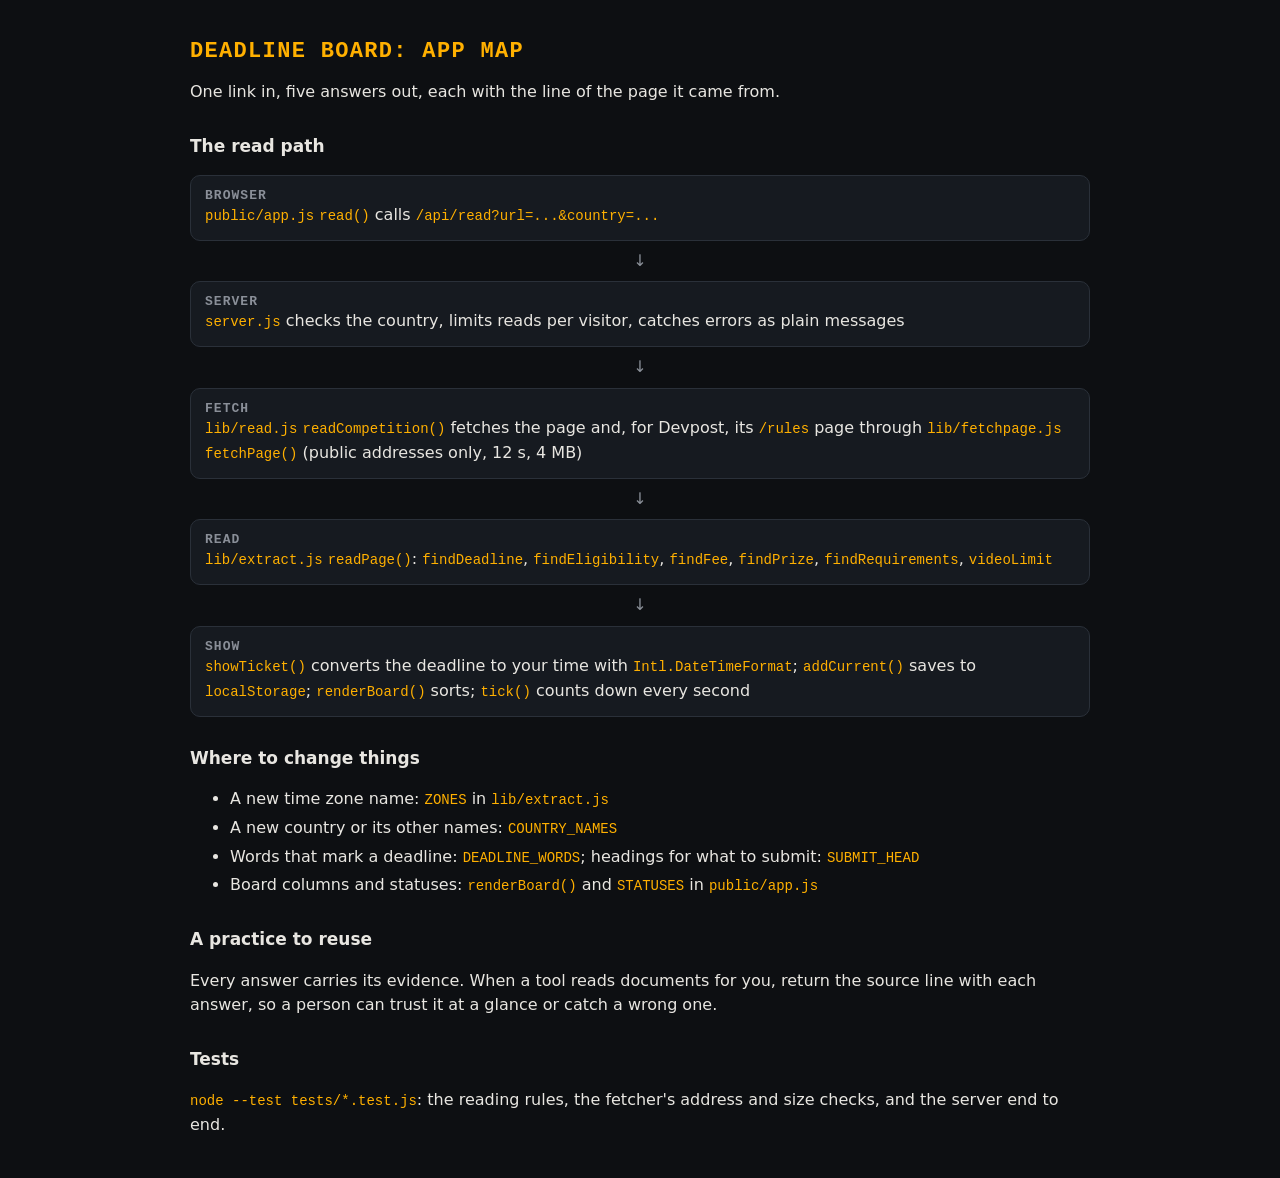
<file: devpost/app-map.html>
<!doctype html>
<html lang="en"><head><meta charset="utf-8"><meta name="viewport" content="width=device-width, initial-scale=1"><title>Deadline Board: app map</title>
<style>
body{margin:0;background:#0d0f12;color:#e8e6e1;font:16px/1.55 system-ui,sans-serif}main{max-width:900px;margin:0 auto;padding:24px 16px}
h1{font:700 22px ui-monospace,Menlo,monospace;color:#ffb000;letter-spacing:.06em;text-transform:uppercase}h2{font-size:17px;margin-top:28px}
code{font:14px ui-monospace,Menlo,monospace;color:#ffb000}.flow{display:grid;gap:8px;margin:16px 0}
.step{background:#161a20;border:1px solid #2a3039;border-radius:10px;padding:12px 14px}.step b{display:block;font:700 13px ui-monospace,monospace;color:#8a8f98;text-transform:uppercase;letter-spacing:.08em}
.arrow{text-align:center;color:#8a8f98}li{margin:4px 0}
</style></head><body><main>
<h1>Deadline Board: app map</h1>
<p>One link in, five answers out, each with the line of the page it came from.</p>
<h2>The read path</h2>
<div class="flow">
<div class="step"><b>Browser</b><code>public/app.js</code> <code>read()</code> calls <code>/api/read?url=...&amp;country=...</code></div><div class="arrow">↓</div>
<div class="step"><b>Server</b><code>server.js</code> checks the country, limits reads per visitor, catches errors as plain messages</div><div class="arrow">↓</div>
<div class="step"><b>Fetch</b><code>lib/read.js</code> <code>readCompetition()</code> fetches the page and, for Devpost, its <code>/rules</code> page through <code>lib/fetchpage.js</code> <code>fetchPage()</code> (public addresses only, 12 s, 4 MB)</div><div class="arrow">↓</div>
<div class="step"><b>Read</b><code>lib/extract.js</code> <code>readPage()</code>: <code>findDeadline</code>, <code>findEligibility</code>, <code>findFee</code>, <code>findPrize</code>, <code>findRequirements</code>, <code>videoLimit</code></div><div class="arrow">↓</div>
<div class="step"><b>Show</b><code>showTicket()</code> converts the deadline to your time with <code>Intl.DateTimeFormat</code>; <code>addCurrent()</code> saves to <code>localStorage</code>; <code>renderBoard()</code> sorts; <code>tick()</code> counts down every second</div>
</div>
<h2>Where to change things</h2>
<ul>
<li>A new time zone name: <code>ZONES</code> in <code>lib/extract.js</code></li>
<li>A new country or its other names: <code>COUNTRY_NAMES</code></li>
<li>Words that mark a deadline: <code>DEADLINE_WORDS</code>; headings for what to submit: <code>SUBMIT_HEAD</code></li>
<li>Board columns and statuses: <code>renderBoard()</code> and <code>STATUSES</code> in <code>public/app.js</code></li>
</ul>
<h2>A practice to reuse</h2>
<p>Every answer carries its evidence. When a tool reads documents for you, return the source line with each answer, so a person can trust it at a glance or catch a wrong one.</p>
<h2>Tests</h2>
<p><code>node --test tests/*.test.js</code>: the reading rules, the fetcher's address and size checks, and the server end to end.</p>
</main></body></html>
</file>
